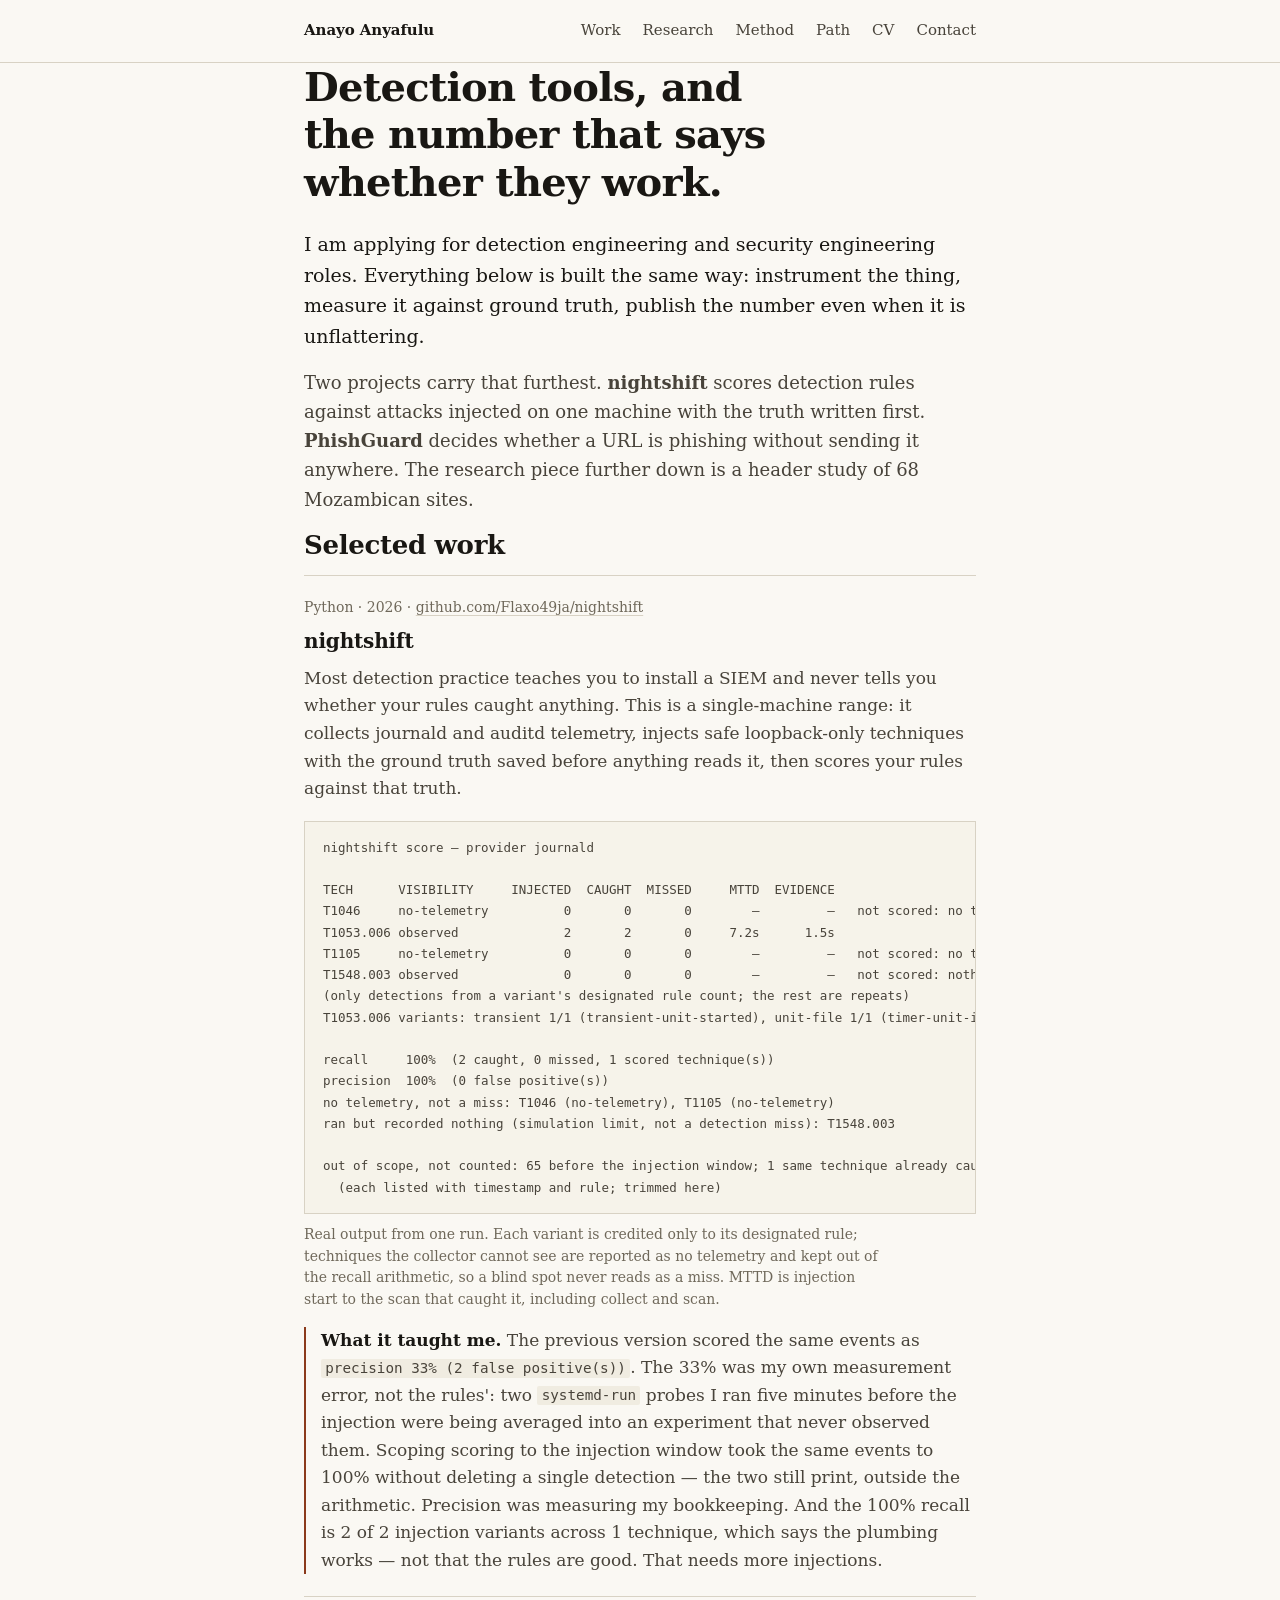
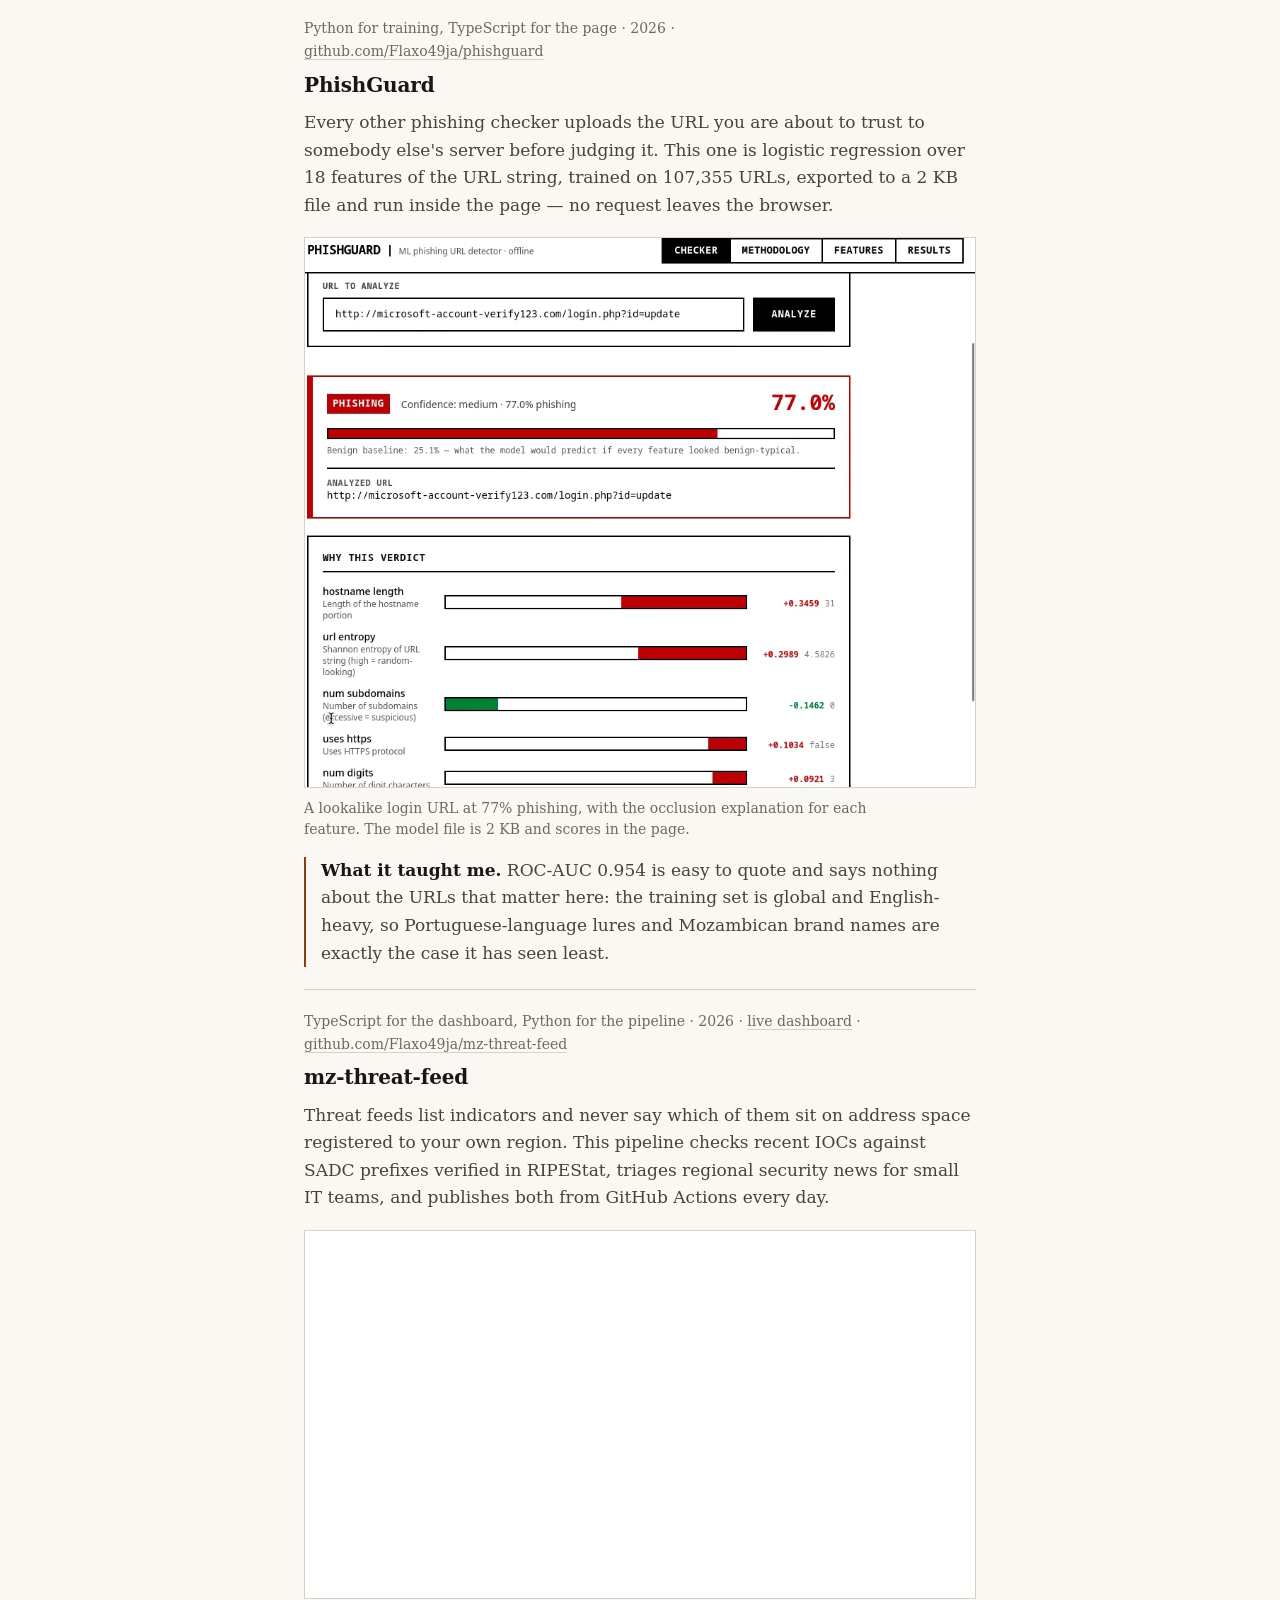
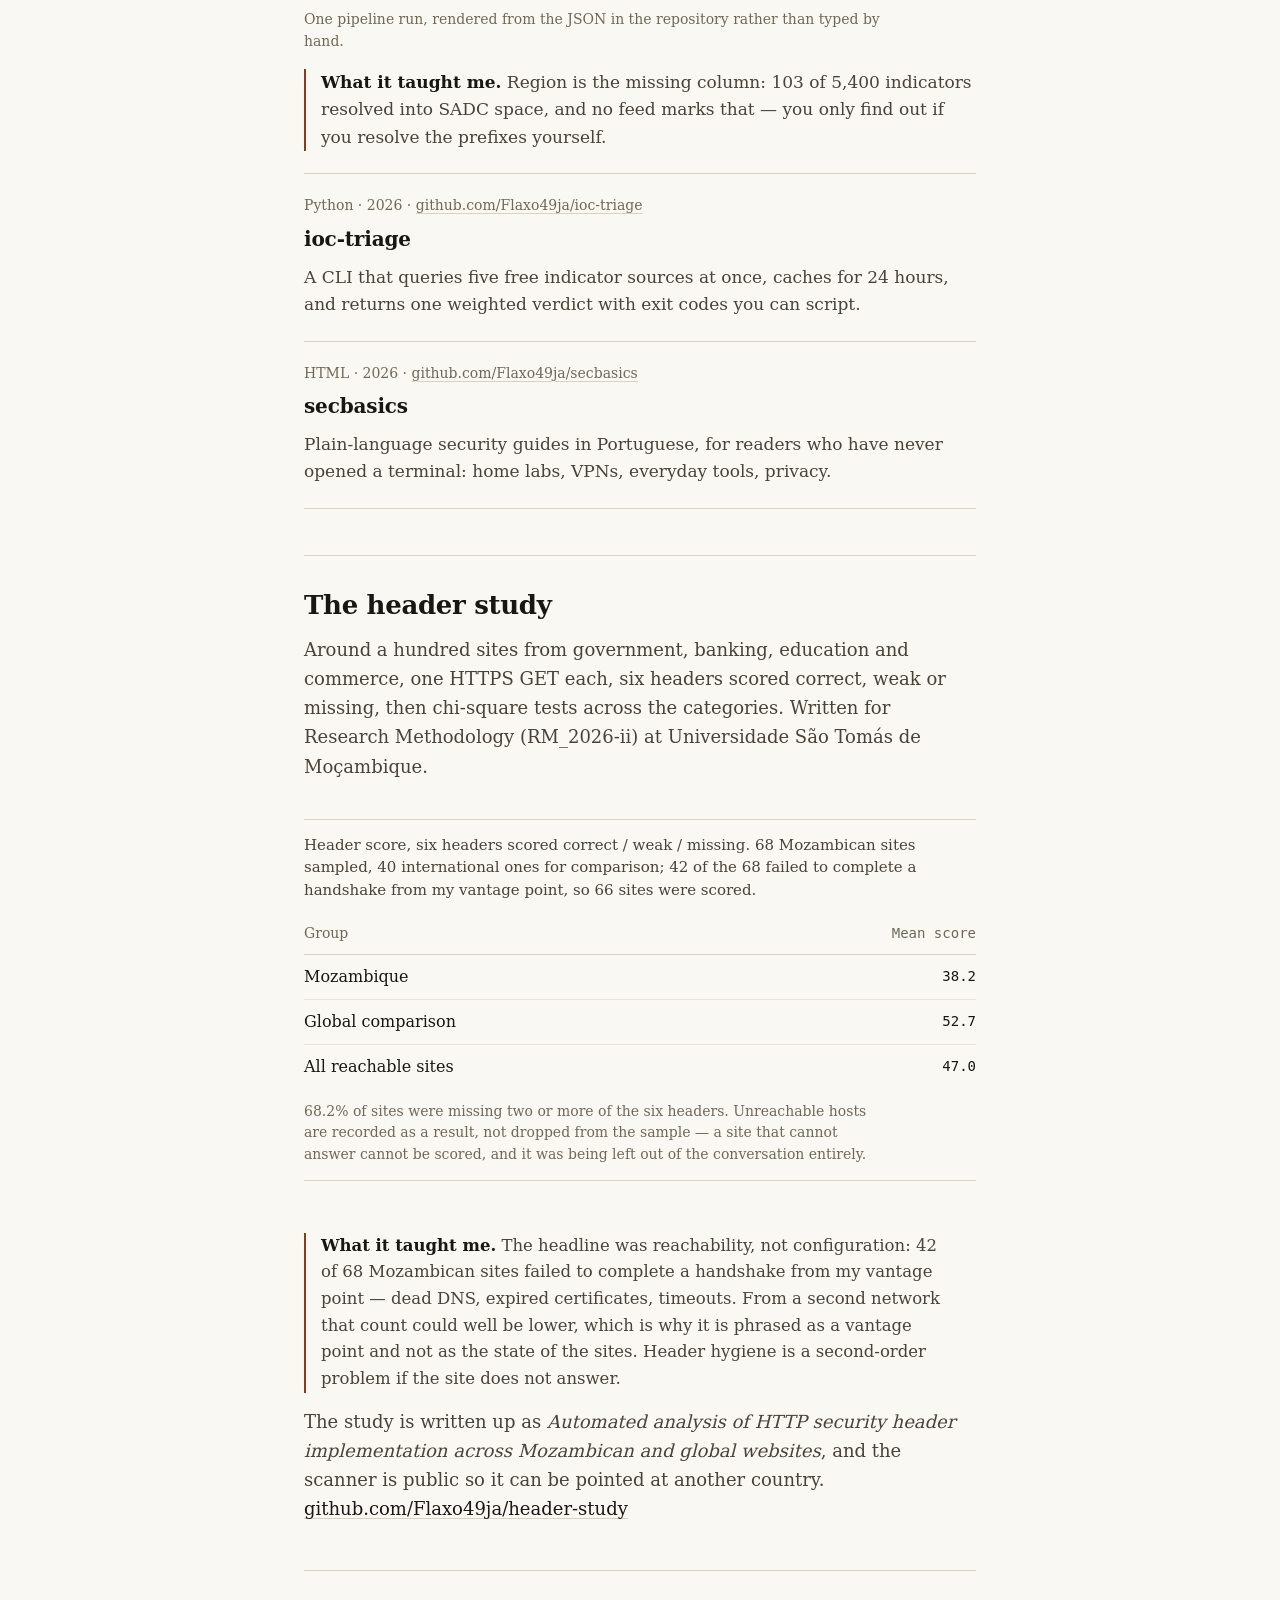
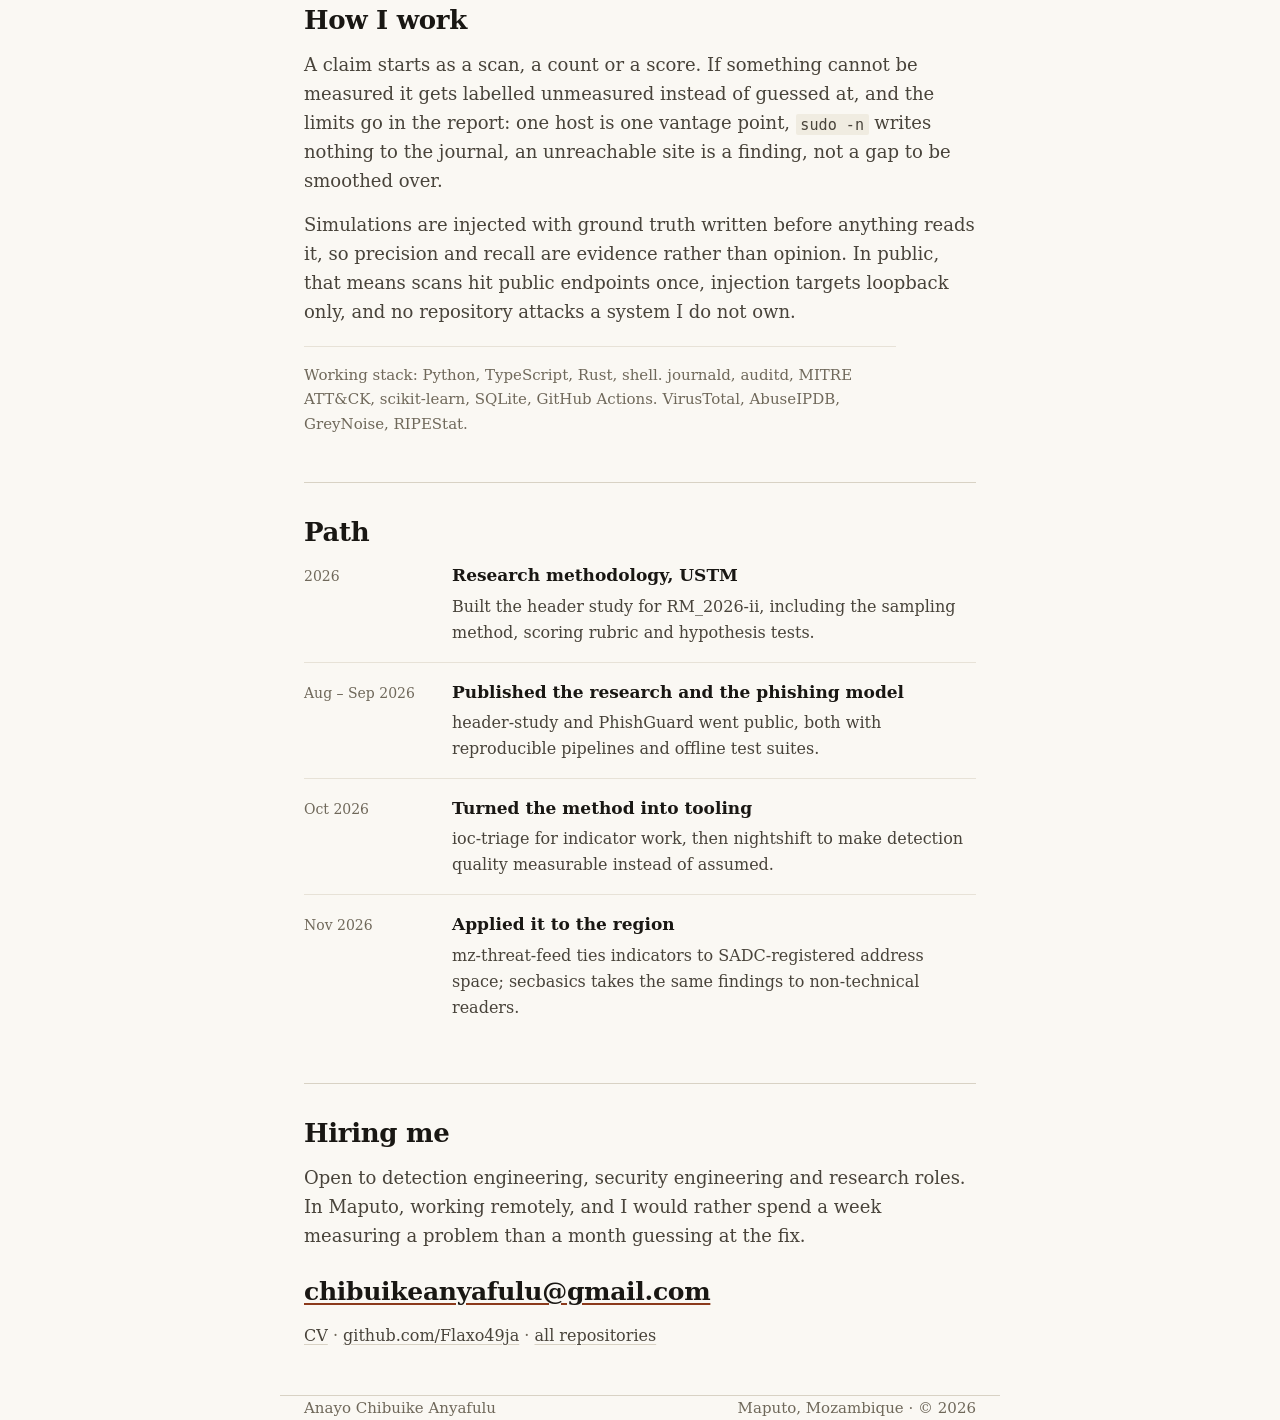
<file: index.html>
<!DOCTYPE html>
<html lang="en">
<head>
<meta charset="utf-8">
<meta name="viewport" content="width=device-width, initial-scale=1">
<title>Anayo Anyafulu — detection and security engineering</title>
<meta name="description" content="Detection and security engineer in Maputo, Mozambique. Builds detection ranges that score rules against ground truth, phishing models that run in the browser, and measurement studies of regional infrastructure.">
<meta name="author" content="Anayo Chibuike Anyafulu">
<meta name="color-scheme" content="light">
<meta name="theme-color" content="#faf8f3">
<link rel="canonical" href="https://flaxo49ja.github.io/portfolio/">
<link rel="icon" href="favicon.svg" type="image/svg+xml">
<meta property="og:title" content="Anayo Anyafulu — detection and security engineering">
<meta property="og:description" content="I measure what is actually deployed. Mozambican websites average 38.2/100 on security headers.">
<meta property="og:type" content="website">
<meta property="og:url" content="https://flaxo49ja.github.io/portfolio/">
<meta property="og:image" content="https://flaxo49ja.github.io/portfolio/og.png">
<meta property="og:image:width" content="1200">
<meta property="og:image:height" content="630">
<meta property="og:image:alt" content="Mozambican sites average 38.2 on security headers; the international set averages 52.7.">
<meta name="twitter:card" content="summary_large_image">
<meta http-equiv="Content-Security-Policy" content="default-src 'self'; img-src 'self' data:; style-src 'self'; script-src 'self'; base-uri 'none'; form-action 'none'">
<link rel="stylesheet" href="styles.css">
</head>
<body>
<a class="skip" href="#main">Skip to content</a>

<header class="masthead" id="top">
  <div class="wrap masthead-inner">
    <a class="who" href="#top">Anayo Anyafulu</a>
    <nav aria-label="Sections">
      <a href="#work">Work</a>
      <a href="#research">Research</a>
      <a href="#approach">Method</a>
      <a href="#path">Path</a>
      <a href="cv.html">CV</a>
      <a href="#contact">Contact</a>
    </nav>
  </div>
</header>

<main class="wrap" id="main">

  <h1>Detection tools, and the number that says whether they work.</h1>

  <div class="intro">
    <p>I am applying for detection engineering and security engineering roles. Everything below is built the same way: instrument the thing, measure it against ground truth, publish the number even when it is unflattering.</p>
    <p>Two projects carry that furthest. <strong>nightshift</strong> scores detection rules against attacks injected on one machine with the truth written first. <strong>PhishGuard</strong> decides whether a URL is phishing without sending it anywhere. The research piece further down is a header study of 68 Mozambican sites.</p>
  </div>

  <section class="section" id="work">
    <h2>Selected work</h2>

    <article class="entry">
      <p class="where">Python · 2026 · <a href="https://github.com/Flaxo49ja/nightshift" target="_blank" rel="noopener">github.com/Flaxo49ja/nightshift</a></p>
      <h3>nightshift</h3>
      <p>Most detection practice teaches you to install a SIEM and never tells you whether your rules caught anything. This is a single-machine range: it collects journald and auditd telemetry, injects safe loopback-only techniques with the ground truth saved before anything reads it, then scores your rules against that truth.</p>      <figure class="shot">
        <pre tabindex="0" role="region" aria-label="nightshift score output">nightshift score — provider journald

TECH      VISIBILITY     INJECTED  CAUGHT  MISSED     MTTD  EVIDENCE
T1046     no-telemetry          0       0       0        —         —   not scored: no telemetry
T1053.006 observed              2       2       0     7.2s      1.5s
T1105     no-telemetry          0       0       0        —         —   not scored: no telemetry
T1548.003 observed              0       0       0        —         —   not scored: nothing observed
(only detections from a variant's designated rule count; the rest are repeats)
T1053.006 variants: transient 1/1 (transient-unit-started), unit-file 1/1 (timer-unit-introduced)

recall     100%  (2 caught, 0 missed, 1 scored technique(s))
precision  100%  (0 false positive(s))
no telemetry, not a miss: T1046 (no-telemetry), T1105 (no-telemetry)
ran but recorded nothing (simulation limit, not a detection miss): T1548.003

out of scope, not counted: 65 before the injection window; 1 same technique already caught in the window
  (each listed with timestamp and rule; trimmed here)</pre>
        <figcaption>Real output from one run. Each variant is credited only to its designated rule; techniques the collector cannot see are reported as no telemetry and kept out of the recall arithmetic, so a blind spot never reads as a miss. MTTD is injection start to the scan that caught it, including collect and scan.</figcaption>
      </figure>
      <p class="takeaway"><span>What it taught me.</span> The previous version scored the same events as <code>precision 33% (2 false positive(s))</code>. The 33% was my own measurement error, not the rules': two <code>systemd-run</code> probes I ran five minutes before the injection were being averaged into an experiment that never observed them. Scoping scoring to the injection window took the same events to 100% without deleting a single detection — the two still print, outside the arithmetic. Precision was measuring my bookkeeping. And the 100% recall is 2 of 2 injection variants across 1 technique, which says the plumbing works — not that the rules are good. That needs more injections.</p>
    </article>

    <article class="entry">
      <p class="where">Python for training, TypeScript for the page · 2026 · <a href="https://github.com/Flaxo49ja/phishguard" target="_blank" rel="noopener">github.com/Flaxo49ja/phishguard</a></p>
      <h3>PhishGuard</h3>
      <p>Every other phishing checker uploads the URL you are about to trust to somebody else's server before judging it. This one is logistic regression over 18 features of the URL string, trained on 107,355 URLs, exported to a 2 KB file and run inside the page — no request leaves the browser.</p>
      <figure class="shot">
        <img src="shots/phishguard.png" width="947" height="775" decoding="async" alt="PhishGuard scoring a lookalike Microsoft login URL at 77% phishing, with a bar for each feature showing how much it pushed the verdict.">
        <figcaption>A lookalike login URL at 77% phishing, with the occlusion explanation for each feature. The model file is 2 KB and scores in the page.</figcaption>
      </figure>
      <p class="takeaway"><span>What it taught me.</span> ROC-AUC 0.954 is easy to quote and says nothing about the URLs that matter here: the training set is global and English-heavy, so Portuguese-language lures and Mozambican brand names are exactly the case it has seen least.</p>
    </article>

    <article class="entry">
      <p class="where">TypeScript for the dashboard, Python for the pipeline · 2026 · <a href="https://flaxo49ja.github.io/mz-threat-feed/" target="_blank" rel="noopener">live dashboard</a> · <a href="https://github.com/Flaxo49ja/mz-threat-feed" target="_blank" rel="noopener">github.com/Flaxo49ja/mz-threat-feed</a></p>
      <h3>mz-threat-feed</h3>
      <p>Threat feeds list indicators and never say which of them sit on address space registered to your own region. This pipeline checks recent IOCs against SADC prefixes verified in RIPEStat, triages regional security news for small IT teams, and publishes both from GitHub Actions every day.</p>
      <figure class="shot">
        <img src="shots/mz-threat-feed.png" width="1440" height="790" decoding="async" alt="The MZ Threat Feed dashboard front page: 5,400 indicators checked, 4,055 prefixes watched, 103 overlaps found, 18 of 75 news items kept.">
        <figcaption>One pipeline run, rendered from the JSON in the repository rather than typed by hand.</figcaption>
      </figure>
      <p class="takeaway"><span>What it taught me.</span> Region is the missing column: 103 of 5,400 indicators resolved into SADC space, and no feed marks that — you only find out if you resolve the prefixes yourself.</p>
    </article>

    <article class="entry">
      <p class="where">Python · 2026 · <a href="https://github.com/Flaxo49ja/ioc-triage" target="_blank" rel="noopener">github.com/Flaxo49ja/ioc-triage</a></p>
      <h3>ioc-triage</h3>
      <p>A CLI that queries five free indicator sources at once, caches for 24 hours, and returns one weighted verdict with exit codes you can script.</p>
    </article>

    <article class="entry">
      <p class="where">HTML · 2026 · <a href="https://github.com/Flaxo49ja/secbasics" target="_blank" rel="noopener">github.com/Flaxo49ja/secbasics</a></p>
      <h3>secbasics</h3>
      <p>Plain-language security guides in Portuguese, for readers who have never opened a terminal: home labs, VPNs, everyday tools, privacy.</p>
    </article>
  </section>

  <section class="section" id="research">
    <h2>The header study</h2>
    <p>Around a hundred sites from government, banking, education and commerce, one HTTPS GET each, six headers scored correct, weak or missing, then chi-square tests across the categories. Written for Research Methodology (RM_2026-ii) at Universidade São Tomás de Moçambique.</p>

    <figure class="figure">
      <table>
        <caption>Header score, six headers scored correct / weak / missing. 68 Mozambican sites sampled, 40 international ones for comparison; 42 of the 68 failed to complete a handshake from my vantage point, so 66 sites were scored.</caption>
        <thead>
          <tr>
            <th scope="col">Group</th>
            <th scope="col" class="num">Mean score</th>
          </tr>
        </thead>
        <tbody>
          <tr><th scope="row">Mozambique</th><td class="num">38.2</td></tr>
          <tr><th scope="row">Global comparison</th><td class="num">52.7</td></tr>
          <tr><th scope="row">All reachable sites</th><td class="num">47.0</td></tr>
        </tbody>
      </table>
      <figcaption>68.2% of sites were missing two or more of the six headers. Unreachable hosts are recorded as a result, not dropped from the sample — a site that cannot answer cannot be scored, and it was being left out of the conversation entirely.</figcaption>
    </figure>

    <p class="takeaway"><span>What it taught me.</span> The headline was reachability, not configuration: 42 of 68 Mozambican sites failed to complete a handshake from my vantage point — dead DNS, expired certificates, timeouts. From a second network that count could well be lower, which is why it is phrased as a vantage point and not as the state of the sites. Header hygiene is a second-order problem if the site does not answer.</p>
    <p>The study is written up as <em>Automated analysis of HTTP security header implementation across Mozambican and global websites</em>, and the scanner is public so it can be pointed at another country. <a href="https://github.com/Flaxo49ja/header-study" target="_blank" rel="noopener">github.com/Flaxo49ja/header-study</a></p>
  </section>

  <section class="section" id="approach">
    <h2>How I work</h2>
    <p>A claim starts as a scan, a count or a score. If something cannot be measured it gets labelled unmeasured instead of guessed at, and the limits go in the report: one host is one vantage point, <code>sudo -n</code> writes nothing to the journal, an unreachable site is a finding, not a gap to be smoothed over.</p>
    <p>Simulations are injected with ground truth written before anything reads it, so precision and recall are evidence rather than opinion. In public, that means scans hit public endpoints once, injection targets loopback only, and no repository attacks a system I do not own.</p>
    <p class="stack">Working stack: Python, TypeScript, Rust, shell. journald, auditd, MITRE ATT&amp;CK, scikit-learn, SQLite, GitHub Actions. VirusTotal, AbuseIPDB, GreyNoise, RIPEStat.</p>
  </section>

  <section class="section" id="path">
    <h2>Path</h2>
    <ol class="timeline">
      <li>
        <span class="when">2026</span>
        <div>
          <h3>Research methodology, USTM</h3>
          <p>Built the header study for RM_2026-ii, including the sampling method, scoring rubric and hypothesis tests.</p>
        </div>
      </li>
      <li>
        <span class="when">Aug – Sep 2026</span>
        <div>
          <h3>Published the research and the phishing model</h3>
          <p>header-study and PhishGuard went public, both with reproducible pipelines and offline test suites.</p>
        </div>
      </li>
      <li>
        <span class="when">Oct 2026</span>
        <div>
          <h3>Turned the method into tooling</h3>
          <p>ioc-triage for indicator work, then nightshift to make detection quality measurable instead of assumed.</p>
        </div>
      </li>
      <li>
        <span class="when">Nov 2026</span>
        <div>
          <h3>Applied it to the region</h3>
          <p>mz-threat-feed ties indicators to SADC-registered address space; secbasics takes the same findings to non-technical readers.</p>
        </div>
      </li>
    </ol>
  </section>

  <section class="section" id="contact">
    <h2>Hiring me</h2>
    <p>Open to detection engineering, security engineering and research roles. In Maputo, working remotely, and I would rather spend a week measuring a problem than a month guessing at the fix.</p>
    <p class="contact-links"><a href="mailto:chibuikeanyafulu@gmail.com">chibuikeanyafulu@gmail.com</a></p>
    <p class="contact-meta"><a href="cv.html">CV</a> · <a href="https://github.com/Flaxo49ja" target="_blank" rel="noopener">github.com/Flaxo49ja</a> · <a href="https://github.com/Flaxo49ja?tab=repositories" target="_blank" rel="noopener">all repositories</a></p>
  </section>

</main>

<footer class="wrap">
  <span>Anayo Chibuike Anyafulu</span>
  <span>Maputo, Mozambique · © <span id="year">2026</span></span>
</footer>

<script src="script.js" defer></script>
</body>
</html>
</file>
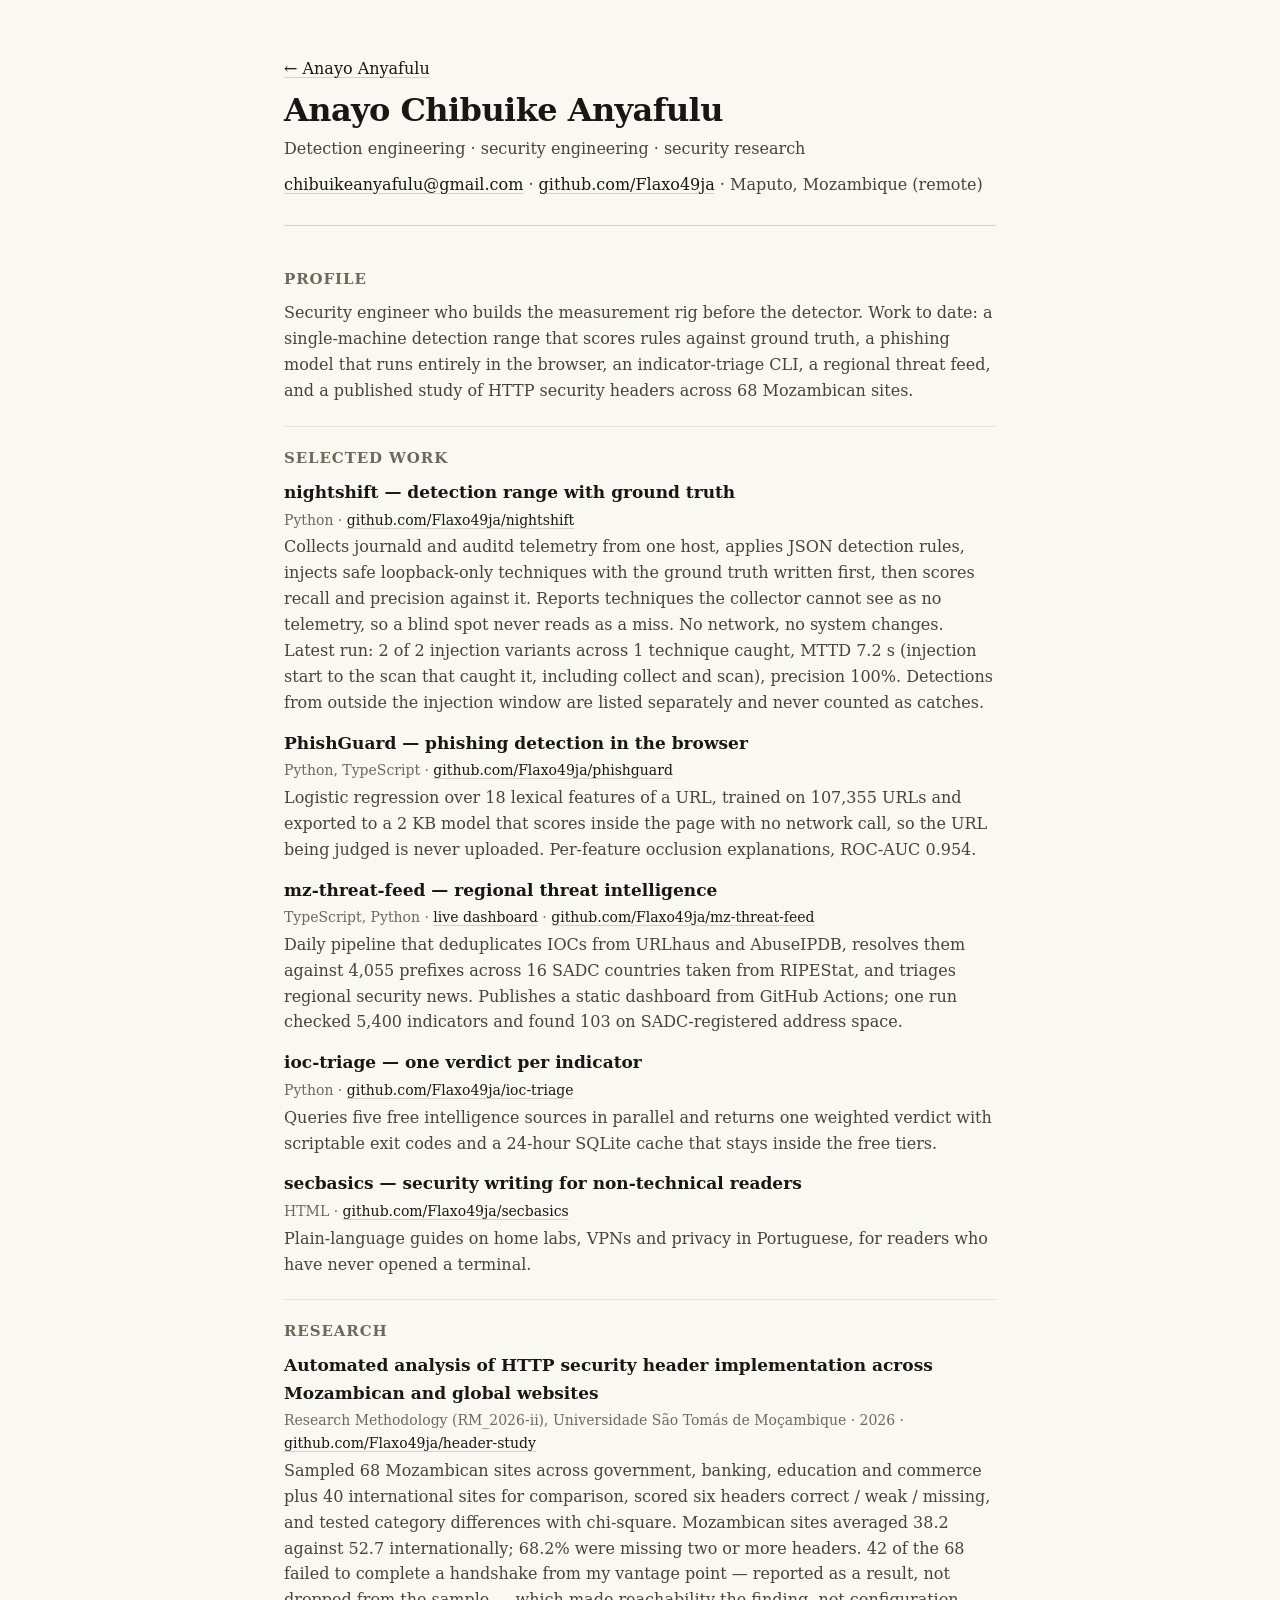
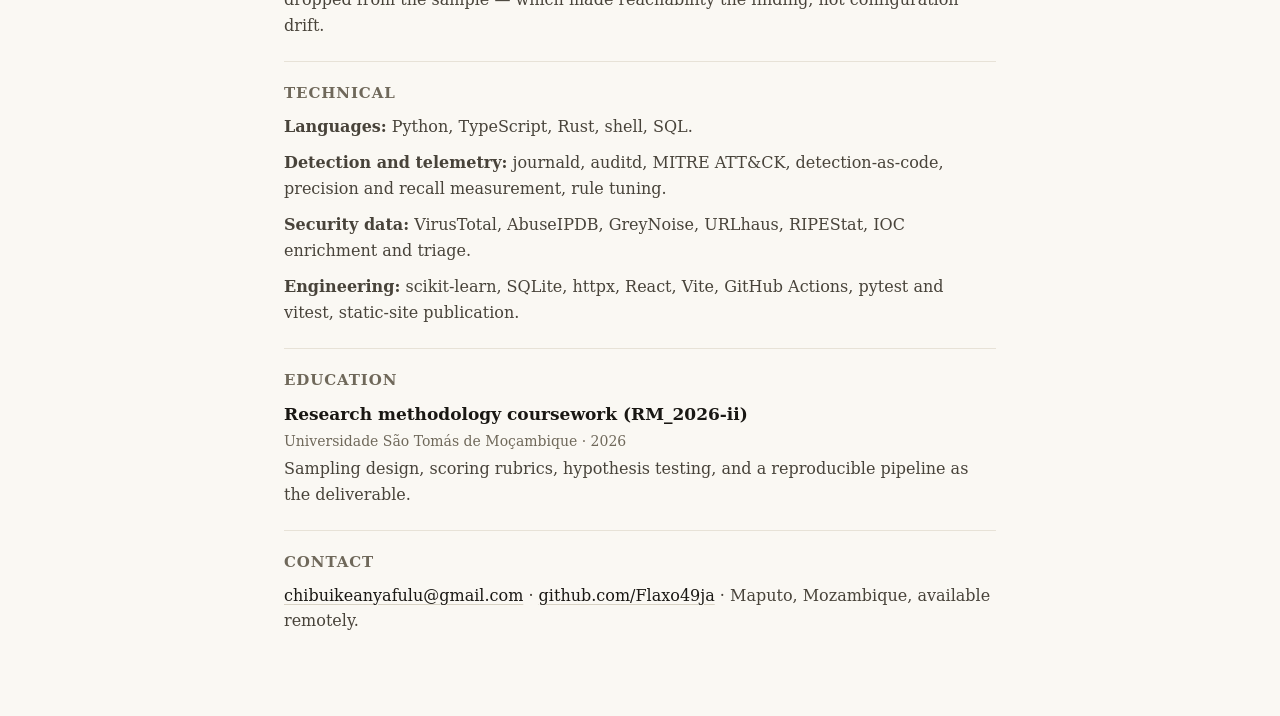
<file: cv.html>
<!DOCTYPE html>
<html lang="en">
<head>
<meta charset="utf-8">
<meta name="viewport" content="width=device-width, initial-scale=1">
<title>Anayo Chibuike Anyafulu — CV</title>
<meta name="description" content="CV: detection and security engineering, Maputo, Mozambique.">
<meta name="author" content="Anayo Chibuike Anyafulu">
<meta name="color-scheme" content="light">
<meta name="theme-color" content="#faf8f3">
<link rel="canonical" href="https://flaxo49ja.github.io/portfolio/cv.html">
<link rel="icon" href="favicon.svg" type="image/svg+xml">
<meta http-equiv="Content-Security-Policy" content="default-src 'self'; img-src 'self' data:; style-src 'self'; script-src 'self'; base-uri 'none'; form-action 'none'">
<link rel="stylesheet" href="styles.css">
</head>
<body>

<main class="cv">

  <p class="cv-back"><a href="index.html">← Anayo Anyafulu</a></p>

  <header class="cv-head">
    <h1>Anayo Chibuike Anyafulu</h1>
    <p class="cv-role">Detection engineering · security engineering · security research</p>
    <p class="cv-links">
      <a href="mailto:chibuikeanyafulu@gmail.com">chibuikeanyafulu@gmail.com</a> ·
      <a href="https://github.com/Flaxo49ja">github.com/Flaxo49ja</a> ·
      Maputo, Mozambique (remote)
    </p>
  </header>

  <section>
    <h2>Profile</h2>
    <p>Security engineer who builds the measurement rig before the detector. Work to date: a single-machine detection range that scores rules against ground truth, a phishing model that runs entirely in the browser, an indicator-triage CLI, a regional threat feed, and a published study of HTTP security headers across 68 Mozambican sites.</p>
  </section>

  <section>
    <h2>Selected work</h2>

    <div class="cv-item">
      <h3>nightshift — detection range with ground truth</h3>
      <p class="meta">Python · <a href="https://github.com/Flaxo49ja/nightshift">github.com/Flaxo49ja/nightshift</a></p>
      <p>Collects journald and auditd telemetry from one host, applies JSON detection rules, injects safe loopback-only techniques with the ground truth written first, then scores recall and precision against it. Reports techniques the collector cannot see as no telemetry, so a blind spot never reads as a miss. No network, no system changes. Latest run: 2 of 2 injection variants across 1 technique caught, MTTD 7.2 s (injection start to the scan that caught it, including collect and scan), precision 100%. Detections from outside the injection window are listed separately and never counted as catches.</p>
    </div>

    <div class="cv-item">
      <h3>PhishGuard — phishing detection in the browser</h3>
      <p class="meta">Python, TypeScript · <a href="https://github.com/Flaxo49ja/phishguard">github.com/Flaxo49ja/phishguard</a></p>
      <p>Logistic regression over 18 lexical features of a URL, trained on 107,355 URLs and exported to a 2 KB model that scores inside the page with no network call, so the URL being judged is never uploaded. Per-feature occlusion explanations, ROC-AUC 0.954.</p>
    </div>

    <div class="cv-item">
      <h3>mz-threat-feed — regional threat intelligence</h3>
      <p class="meta">TypeScript, Python · <a href="https://flaxo49ja.github.io/mz-threat-feed/">live dashboard</a> · <a href="https://github.com/Flaxo49ja/mz-threat-feed">github.com/Flaxo49ja/mz-threat-feed</a></p>
      <p>Daily pipeline that deduplicates IOCs from URLhaus and AbuseIPDB, resolves them against 4,055 prefixes across 16 SADC countries taken from RIPEStat, and triages regional security news. Publishes a static dashboard from GitHub Actions; one run checked 5,400 indicators and found 103 on SADC-registered address space.</p>
    </div>

    <div class="cv-item">
      <h3>ioc-triage — one verdict per indicator</h3>
      <p class="meta">Python · <a href="https://github.com/Flaxo49ja/ioc-triage">github.com/Flaxo49ja/ioc-triage</a></p>
      <p>Queries five free intelligence sources in parallel and returns one weighted verdict with scriptable exit codes and a 24-hour SQLite cache that stays inside the free tiers.</p>
    </div>

    <div class="cv-item">
      <h3>secbasics — security writing for non-technical readers</h3>
      <p class="meta">HTML · <a href="https://github.com/Flaxo49ja/secbasics">github.com/Flaxo49ja/secbasics</a></p>
      <p>Plain-language guides on home labs, VPNs and privacy in Portuguese, for readers who have never opened a terminal.</p>
    </div>
  </section>

  <section>
    <h2>Research</h2>
    <div class="cv-item">
      <h3>Automated analysis of HTTP security header implementation across Mozambican and global websites</h3>
      <p class="meta">Research Methodology (RM_2026-ii), Universidade São Tomás de Moçambique · 2026 · <a href="https://github.com/Flaxo49ja/header-study">github.com/Flaxo49ja/header-study</a></p>
      <p>Sampled 68 Mozambican sites across government, banking, education and commerce plus 40 international sites for comparison, scored six headers correct / weak / missing, and tested category differences with chi-square. Mozambican sites averaged 38.2 against 52.7 internationally; 68.2% were missing two or more headers. 42 of the 68 failed to complete a handshake from my vantage point — reported as a result, not dropped from the sample — which made reachability the finding, not configuration drift.</p>
    </div>
  </section>

  <section>
    <h2>Technical</h2>
    <p><strong>Languages:</strong> Python, TypeScript, Rust, shell, SQL.</p>
    <p><strong>Detection and telemetry:</strong> journald, auditd, MITRE ATT&amp;CK, detection-as-code, precision and recall measurement, rule tuning.</p>
    <p><strong>Security data:</strong> VirusTotal, AbuseIPDB, GreyNoise, URLhaus, RIPEStat, IOC enrichment and triage.</p>
    <p><strong>Engineering:</strong> scikit-learn, SQLite, httpx, React, Vite, GitHub Actions, pytest and vitest, static-site publication.</p>
  </section>

  <section>
    <h2>Education</h2>
    <div class="cv-item">
      <h3>Research methodology coursework (RM_2026-ii)</h3>
      <p class="meta">Universidade São Tomás de Moçambique · 2026</p>
      <p>Sampling design, scoring rubrics, hypothesis testing, and a reproducible pipeline as the deliverable.</p>
    </div>
  </section>

  <section>
    <h2>Contact</h2>
    <p><a href="mailto:chibuikeanyafulu@gmail.com">chibuikeanyafulu@gmail.com</a> · <a href="https://github.com/Flaxo49ja">github.com/Flaxo49ja</a> · Maputo, Mozambique, available remotely.</p>
  </section>

</main>

</body>
</html>
</file>
<file: styles.css>
/* Paper treatment: one column of text, hairlines, serif, one accent used sparingly. */

:root {
  --paper: #faf8f3;
  --ink: #191713;
  --ink-2: #48433a;
  --ink-3: #6f685a;
  --rule: #d8d2c4;
  --rule-soft: #e7e2d7;
  --rust: #8b3a1b;
  --serif: "Iowan Old Style", "Palatino Linotype", Palatino, "Book Antiqua", "DejaVu Serif", Georgia, serif;
  --mono: ui-monospace, "SF Mono", SFMono-Regular, Menlo, Consolas, "DejaVu Sans Mono", monospace;
  --measure: 720px;
}

*, *::before, *::after { box-sizing: border-box; }

html { -webkit-text-size-adjust: 100%; color-scheme: light; }

body {
  margin: 0;
  background: var(--paper);
  color: var(--ink);
  font-family: var(--serif);
  font-size: 18px;
  line-height: 1.62;
  -webkit-font-smoothing: antialiased;
  text-rendering: optimizeLegibility;
}

::selection { background: #efe6cf; }

.wrap {
  max-width: var(--measure);
  margin: 0 auto;
  padding: 0 24px;
}

a {
  color: var(--ink);
  text-decoration: underline;
  text-decoration-thickness: 1px;
  text-underline-offset: 3px;
  text-decoration-color: var(--rule);
  -webkit-tap-highlight-color: rgba(139, 58, 27, .12);
}
a:hover { color: var(--rust); text-decoration-color: var(--rust); }

a:focus-visible,
.skip:focus-visible {
  outline: 2px solid var(--rust);
  outline-offset: 3px;
}

code {
  font-family: var(--mono);
  font-size: .84em;
  background: #f0ece1;
  padding: .1em .3em;
  border-radius: 2px;
}

.skip {
  position: absolute;
  left: -9999px;
  top: 0;
  background: var(--ink);
  color: var(--paper);
  padding: .6rem 1rem;
  z-index: 10;
}
.skip:focus { left: 24px; top: 12px; }

/* ---------- masthead ---------- */

.masthead { border-bottom: 1px solid var(--rule); }

.masthead-inner {
  display: flex;
  justify-content: space-between;
  align-items: baseline;
  gap: 24px;
  padding-top: 18px;
  padding-bottom: 18px;
  font-size: 15px;
}

.who {
  font-weight: 700;
  letter-spacing: -.005em;
  text-decoration: none;
  white-space: nowrap;
}

.masthead nav { display: flex; gap: 22px; flex-wrap: nowrap; }
.masthead nav a {
  text-decoration: none;
  color: var(--ink-2);
  padding-bottom: 1px;
  border-bottom: 1px solid transparent;
}
.masthead nav a:hover { color: var(--rust); border-bottom-color: currentColor; }

/* ---------- opening ---------- */

main { padding-top: 52px; }

h1 {
  margin: 0 0 24px;
  font-size: clamp(1.85rem, 4.6vw, 2.5rem);
  line-height: 1.18;
  font-weight: 700;
  letter-spacing: -.018em;
  text-wrap: balance;
  max-width: 34ch;
}

.intro p {
  margin: 0 0 16px;
  color: var(--ink-2);
  max-width: 62ch;
}
.intro p:first-child { color: var(--ink); font-size: 19px; }

/* ---------- figure / table ---------- */

.figure {
  margin: 38px 0 52px;
  border-top: 1px solid var(--rule);
  border-bottom: 1px solid var(--rule);
}

table {
  width: 100%;
  border-collapse: collapse;
  font-size: 16px;
  margin: 0;
}

caption {
  caption-side: top;
  text-align: left;
  padding: 14px 0 12px;
  font-size: 15px;
  line-height: 1.5;
  color: var(--ink-2);
  max-width: 68ch;
}

th, td {
  text-align: left;
  padding: 9px 12px 9px 0;
  border-top: 1px solid var(--rule-soft);
  font-weight: 400;
}

thead th {
  font-size: 14px;
  color: var(--ink-3);
  border-top: 0;
  border-bottom: 1px solid var(--rule);
}

tbody th { color: var(--ink); }

th.num, td.num {
  text-align: right;
  padding-right: 0;
  font-family: var(--mono);
  font-size: 14px;
  font-variant-numeric: tabular-nums;
}

figcaption {
  padding: 12px 0 14px;
  font-size: 14px;
  line-height: 1.55;
  color: var(--ink-3);
  max-width: 66ch;
}

/* ---------- sections ---------- */

.section {
  padding-top: 34px;
  border-top: 1px solid var(--rule);
  margin-bottom: 46px;
  scroll-margin-top: 24px;
}
.section:first-of-type { border-top: 0; padding-top: 0; }

h2 {
  margin: 0 0 14px;
  font-size: 26px;
  font-weight: 700;
  letter-spacing: -.012em;
  line-height: 1.2;
  text-wrap: balance;
}

.section > p {
  margin: 0 0 14px;
  color: var(--ink-2);
  max-width: 62ch;
}

.section-note {
  margin: -4px 0 22px !important;
  font-size: 16px;
  color: var(--ink-3) !important;
}

/* ---------- project entries ---------- */

.entry {
  border-top: 1px solid var(--rule);
  padding: 20px 0 22px;
}
.entry:last-child { border-bottom: 1px solid var(--rule); margin-bottom: 0; }

.entry h3 {
  margin: 0 0 8px;
  font-size: 20px;
  font-weight: 700;
  letter-spacing: -.008em;
}

.entry .where {
  margin: 0 0 6px;
  font-size: 14px;
  color: var(--ink-3);
}
.entry .where a { color: var(--ink-3); overflow-wrap: anywhere; }
.entry .where a:hover { color: var(--rust); }

.entry p {
  margin: 0;
  font-size: 17px;
  color: var(--ink-2);
  max-width: 66ch;
}

/* ---------- screenshots inside an entry ---------- */

.shot { margin: 18px 0 16px; }

.shot img {
  display: block;
  width: 100%;
  height: auto;
  border: 1px solid var(--rule);
  background: #fff;
}

.shot pre {
  margin: 0;
  padding: 15px 18px;
  border: 1px solid var(--rule);
  background: #f6f3ea;
  overflow-x: auto;
  font-family: var(--mono);
  font-size: 12.5px;
  line-height: 1.7;
  color: var(--ink-2);
  tab-size: 2;
}

.shot figcaption {
  padding: 10px 0 0;
  font-size: 14px;
  line-height: 1.55;
  color: var(--ink-3);
  max-width: 66ch;
}

.takeaway {
  margin: 0;
  padding-left: 15px;
  border-left: 2px solid var(--rust);
  font-size: 16.5px;
  color: var(--ink-2);
  max-width: 64ch;
}
.takeaway span { font-weight: 700; color: var(--ink); }

/* ---------- method ---------- */

.stack {
  margin: 20px 0 0 !important;
  padding-top: 16px;
  border-top: 1px solid var(--rule-soft);
  font-size: 15px;
  color: var(--ink-3) !important;
}

/* ---------- path ---------- */

.timeline {
  list-style: none;
  margin: 0;
  padding: 0;
}

.timeline li {
  display: grid;
  grid-template-columns: 128px 1fr;
  gap: 20px;
  align-items: baseline;
  padding: 16px 0;
  border-top: 1px solid var(--rule-soft);
}
.timeline li:first-child { border-top: 0; padding-top: 0; }


.when {
  font-size: 14px;
  color: var(--ink-3);
}

.timeline h3 {
  margin: 0 0 4px;
  font-size: 17px;
  font-weight: 700;
}
.timeline p {
  margin: 0;
  font-size: 16px;
  color: var(--ink-2);
  max-width: 60ch;
}

/* ---------- contact + footer ---------- */

#contact p { margin-bottom: 12px; }

.contact-links { margin: 22px 0 10px !important; }
.contact-links a {
  font-size: 25px;
  font-weight: 700;
  letter-spacing: -.012em;
  text-decoration-thickness: 2px;
  text-decoration-color: var(--rust);
}

.contact-meta {
  font-size: 16px;
  color: var(--ink-3) !important;
}
.contact-meta a { color: var(--ink-2); }

/* ---------- the CV page ---------- */

.cv-back { margin: 0 0 24px; font-size: 15px; }

.cv { max-width: 760px; margin: 0 auto; padding: 56px 24px 72px; }

.cv-head { border-bottom: 1px solid var(--rule); padding-bottom: 18px; margin-bottom: 8px; }
.cv-head h1 { margin: 0 0 6px; font-size: 32px; max-width: none; }
.cv-role { margin: 0; color: var(--ink-2); font-size: 17px; }
.cv-links { margin: 10px 0 0; font-size: 15px; color: var(--ink-3); }

.cv section { padding-top: 22px; border-top: 1px solid var(--rule-soft); margin-top: 22px; }
.cv section:first-of-type { border-top: 0; }
.cv h2 { font-size: 15px; letter-spacing: .06em; text-transform: uppercase; color: var(--ink-3); font-weight: 700; margin: 0 0 12px; }
.cv p { margin: 0 0 10px; font-size: 16px; color: var(--ink-2); }

.cv-item { margin-bottom: 14px; }
.cv-item h3 { margin: 0 0 2px; font-size: 17px; font-weight: 700; }
.cv-item .meta { margin: 0 0 3px; font-size: 14px; color: var(--ink-3); }
.cv-item p { margin: 0; font-size: 16px; }

@media print {
  .cv { padding: 0; max-width: none; }
  .cv-head h1 { font-size: 20pt; }
  .cv section { break-inside: avoid; }
}

footer {
  border-top: 1px solid var(--rule);
  padding-top: 24px;
  padding-bottom: 56px;
  margin-top: 8px;
  display: flex;
  justify-content: space-between;
  gap: 16px;
  flex-wrap: wrap;
  font-size: 15px;
  color: var(--ink-3);
}

/* ---------- print: the same page as a sheet of paper ---------- */

@media print {
  body { background: #fff; color: #000; font-size: 11pt; }
  .masthead nav, .skip, footer { display: none; }
  .masthead { padding-bottom: 6pt; }
  .wrap { max-width: none; padding: 0; }
  main { padding-top: 14pt; }
  a { color: inherit; text-decoration-color: #999; }
  a[href^="http"]::after { content: " (" attr(href) ")"; font-size: 9pt; color: #555; }
  .entry, .section, .timeline li, figure { break-inside: avoid; }
  h1 { font-size: 22pt; }
  h2 { font-size: 14pt; }
}

/* ---------- small screens ---------- */

@media (max-width: 720px) {
  body { font-size: 17px; }
  main { padding-top: 38px; }
  .masthead-inner { flex-direction: column; align-items: flex-start; gap: 10px; }
  .masthead nav { gap: 14px; font-size: 14px; flex-wrap: wrap; }
  .figure { margin: 30px 0 40px; }
  .timeline li { grid-template-columns: 1fr; gap: 2px; }
  .entry p { font-size: 16px; }
  .shot pre { font-size: 11px; }
  .takeaway { font-size: 16px; }
  .contact-links a { font-size: 20px; }
  footer { flex-direction: column; gap: 6px; }
}
</file>
